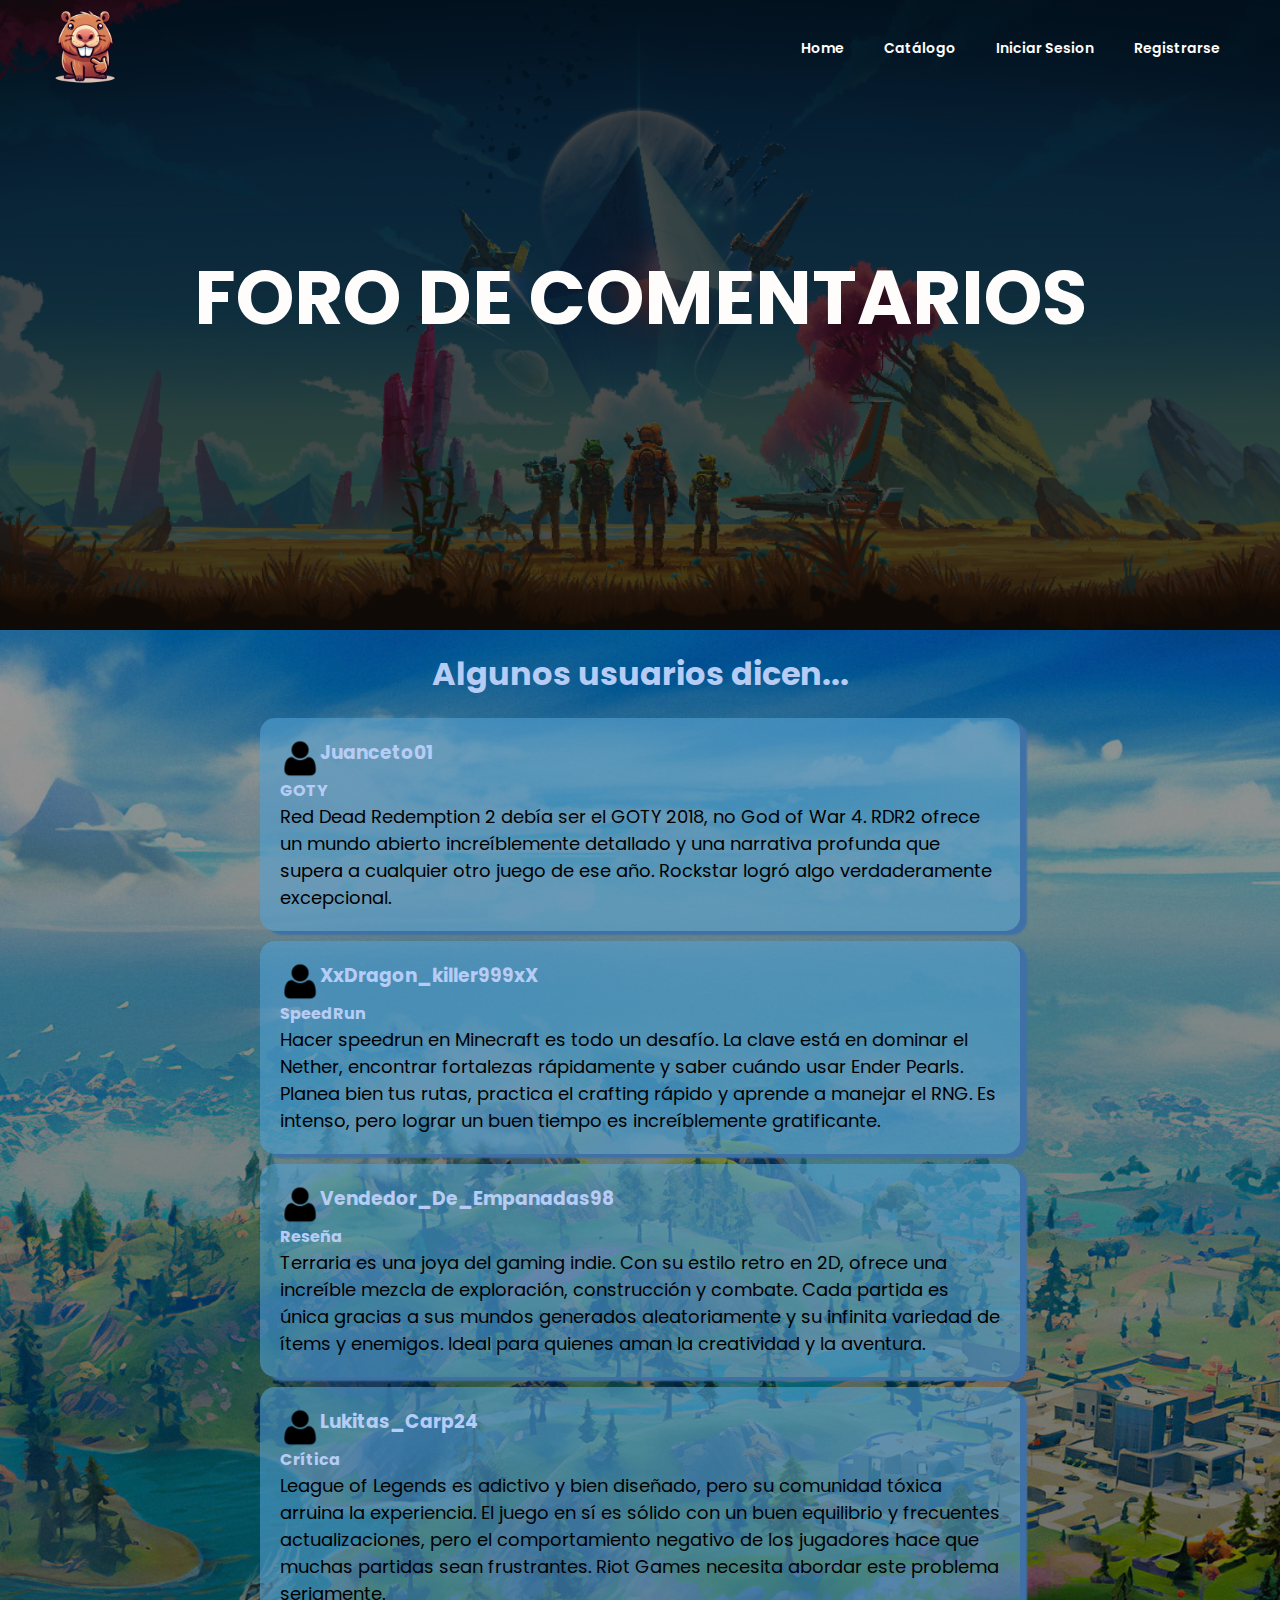
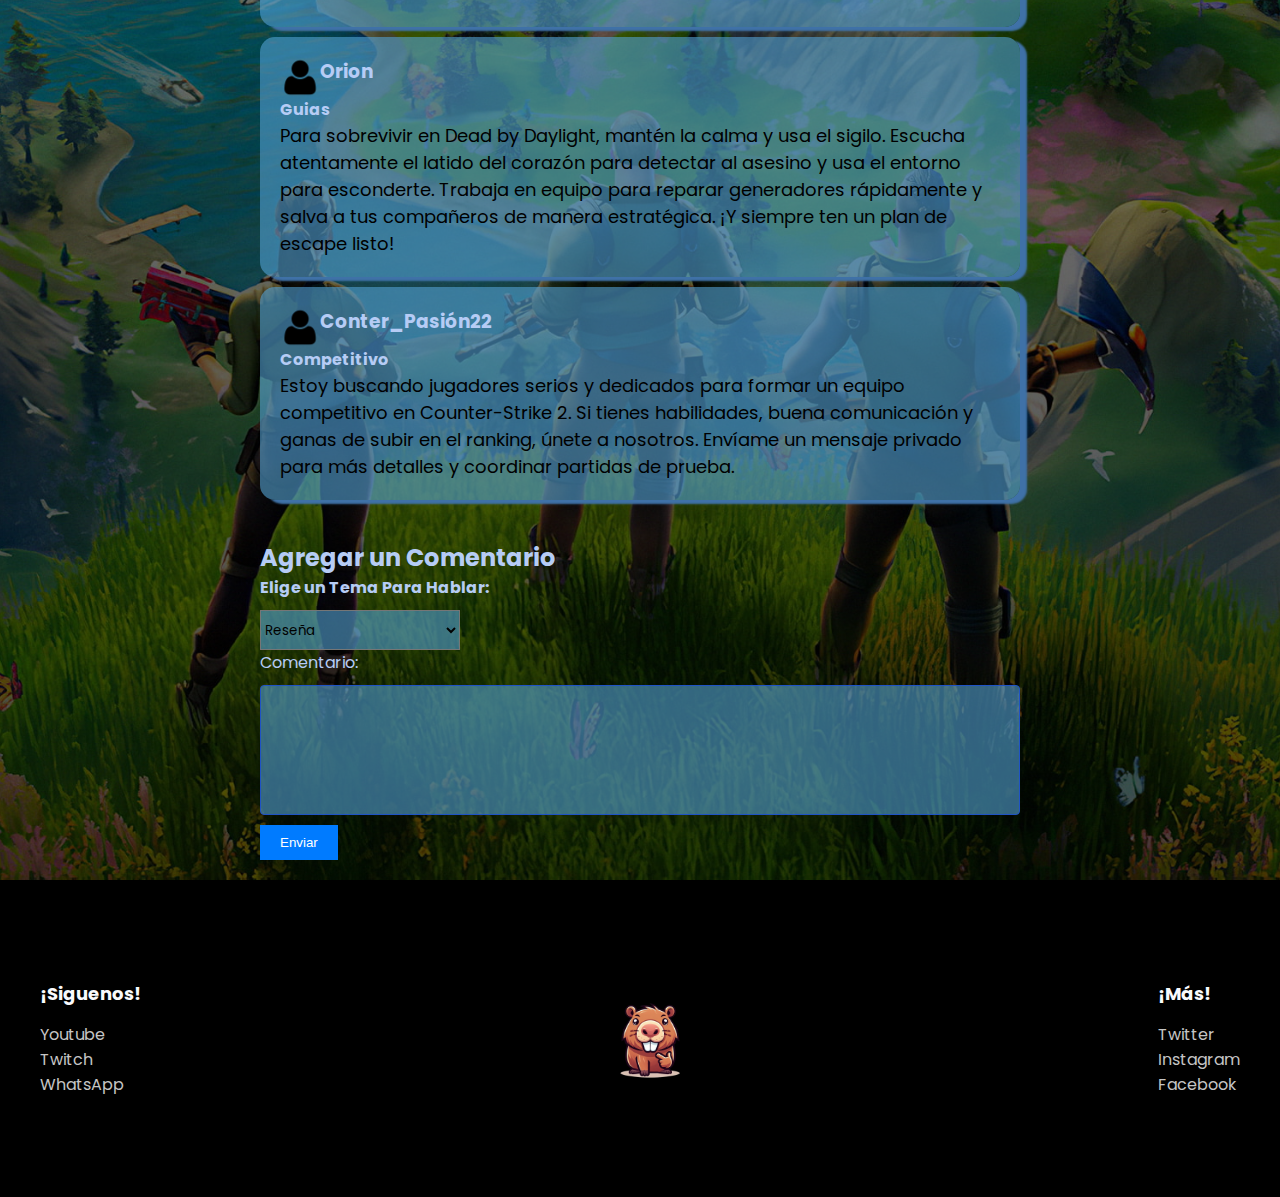
<file: foro.html>
<!DOCTYPE html>
<html lang="en">

<head>
    <meta charset="UTF-8">
    <meta name="viewport" content="width=device-width, initial-scale=1.0">
    <title>Foro</title>
    <link rel="stylesheet" href="style.css">
    <link rel="shortcut icon" href="images/en-pagina/Logo_Barra_Nav-removebg.png" type="image/x-icon">
</head>

<body>
    <header class="header-foro">
        <div class="menu container">
            <a href="index.html" class="logo rotate-360"><img src="images/en-pagina/Logo_Barra_Nav-removebg.png"
                    alt=""></a>
            <input type="checkbox" id="menu" /> <!-- Menu Hamburguesa-->
            <label for="menu">
                <img src="images/menu.png" class="menu-icono" alt="menu">
            </label>
            <nav class="navbar">
                <ul>
                    <li><a href="index.html">Home</a></li>
                    <li><a href="catalogo.html">Catálogo</a></li>
                    <li><a href="iniciar_sesion.html">Iniciar Sesion</a></li>
                    <li><a href="registro.html">Registrarse</a></li>
                </ul>
            </nav>
        </div>

        <div class="header-content container">
            <h1>Foro de Comentarios</h1>
        </div>
    </header>


    <div class="caja-comentarios ">
        <div class="container-foro">
            <h1>Algunos usuarios dicen...</h1>
            <div class="comments">
                
                    <div class="comment">
                        <div class="comment-1">
                            <img src="images/en-pagina/usuario foto.png" alt="Foto de Usuario 1">
                            <h3>Juanceto01</h3>
                        </div>
                        <h4>GOTY</h4>
                        <p>Red Dead Redemption 2 debía ser el GOTY 2018, no God of War 4. RDR2 ofrece un mundo abierto increíblemente detallado y una narrativa 
                            profunda que supera a cualquier otro juego de ese año. Rockstar logró algo verdaderamente excepcional.</p>
                    </div>

                    <div class="comment">
                        <div class="comment-1">
                            <img src="images/en-pagina/usuario foto.png" alt="Foto de Usuario 1">
                            <h3>XxDragon_killer999xX</h3>
                        </div>
                        <h4>SpeedRun</h4>
                        <p>Hacer speedrun en Minecraft es todo un desafío. La clave está en dominar el Nether, 
                            encontrar fortalezas rápidamente y saber cuándo usar Ender Pearls. Planea bien tus rutas, practica
                             el crafting rápido y aprende a manejar el RNG. Es intenso, pero lograr un buen tiempo es 
                             increíblemente gratificante.</p>
                    </div>
                    <div class="comment">
                        <div class="comment-1">
                            <img src="images/en-pagina/usuario foto.png" alt="Foto de Usuario 1">
                            <h3>Vendedor_De_Empanadas98</h3>
                        </div>
                        <h4>Reseña</h4>
                        <p>Terraria es una joya del gaming indie. Con su estilo retro en 2D, ofrece una increíble 
                            mezcla de exploración, construcción y combate. Cada partida es única gracias a sus mundos generados 
                            aleatoriamente y su infinita variedad de ítems y enemigos. 
                            Ideal para quienes aman la creatividad y la aventura.</p>
                    </div>
                    <div class="comment">
                        <div class="comment-1">
                            <img src="images/en-pagina/usuario foto.png" alt="Foto de Usuario 1">
                            <h3>Lukitas_Carp24</h3>
                        </div>
                        <h4>Crítica</h4>
                        <p>League of Legends es adictivo y bien diseñado, pero su comunidad tóxica arruina 
                            la experiencia. El juego en sí es sólido con un buen equilibrio y frecuentes 
                            actualizaciones, pero el comportamiento negativo
                             de los jugadores hace que muchas partidas sean frustrantes. Riot Games 
                             necesita abordar este problema seriamente.</p>
                    </div>
                    <div class="comment">
                        <div class="comment-1">
                            <img src="images/en-pagina/usuario foto.png" alt="Foto de Usuario 1">
                            <h3>Orion</h3>
                        </div>
                        <h4>Guias</h4>
                        <p>Para sobrevivir en Dead by Daylight, mantén la calma y usa el sigilo. 
                            Escucha atentamente el latido del corazón para detectar al asesino y 
                            usa el entorno para esconderte. Trabaja en equipo para reparar generadores 
                            rápidamente y salva a tus compañeros de manera estratégica. ¡Y siempre ten 
                            un plan de escape listo!</p>
                    </div>
                    <div class="comment">
                        <div class="comment-1">
                            <img src="images/en-pagina/usuario foto.png" alt="Foto de Usuario 1">
                            <h3>Conter_Pasión22</h3>
                        </div>
                        <h4>Competitivo</h4>
                        <p>Estoy buscando jugadores serios y dedicados para formar un equipo competitivo en Counter-Strike 2. 
                            Si tienes habilidades, buena comunicación y ganas de 
                            subir en el ranking, únete a nosotros. Envíame un mensaje privado 
                            para más detalles y coordinar partidas de prueba.</p>
                    </div>
            
            </div>

            <div class="new-comment container">
                <h2>Agregar un Comentario</h2>
                <form action="#">
                    <label for="opciones">
                        <h4>Elige un Tema Para Hablar:</h4>
                    </label>
                    <select id="opciones" name="opciones">
                        <option value="opcion1">Reseña</option>
                        <option value="opcion2">Guias</option>
                        <option value="opcion3">Juego del Año (GOTY)</option>
                        <option value="opcion3">SpeedRun</option>
                        <option value="opcion3">Competitivo</option>
                        <option value="opcion3">Crítica</option>
                        <option value="opcion4">Otro</option>
                        <!-- Puedes agregar más opciones aquí -->
                    </select>

                    <label for="comment">Comentario:</label>
                    <textarea id="comment" name="comment" rows="4" class="controls" required></textarea>
                    <button type="submit">Enviar</button>
                </form>
            </div>
            <!-- Otros comentarios aquí -->
        </div>

    </div>



    <footer class="footer">

        <div class="footer-content container">

            <div class="link">
                <h3>¡Siguenos!</h3>
                <ul>
                    <li><a href="https://www.youtube.com/" target="_blank">Youtube</a></li>
                    <li><a href="https://www.twitch.tv/" target="_blank">Twitch</a></li>
                    <li><a href="https://web.whatsapp.com/" target="_blank">WhatsApp</a></li>
                </ul>
            </div>
            <div class="link">
                <h3></h3>
                <ul>
                    <li class="rotate-360"><a href="#top" class="logo"><img src="images/en-pagina/Logo_Barra_Nav-removebg.png"
                                alt=""></a></li>

                </ul>
            </div>
            <div class="link">
                <h3>¡Más!</h3>
                <ul>
                    <li><a href="https://twitter.com/" target="_blank">Twitter</a></li>
                    <li><a href="https://www.instagram.com/" target="_blank">Instagram</a></li>
                    <li><a href="https://www.facebook.com/" target="_blank">Facebook</a></li>
                </ul>
            </div>
        </div>

    </footer>
</body>

</html>
</file>
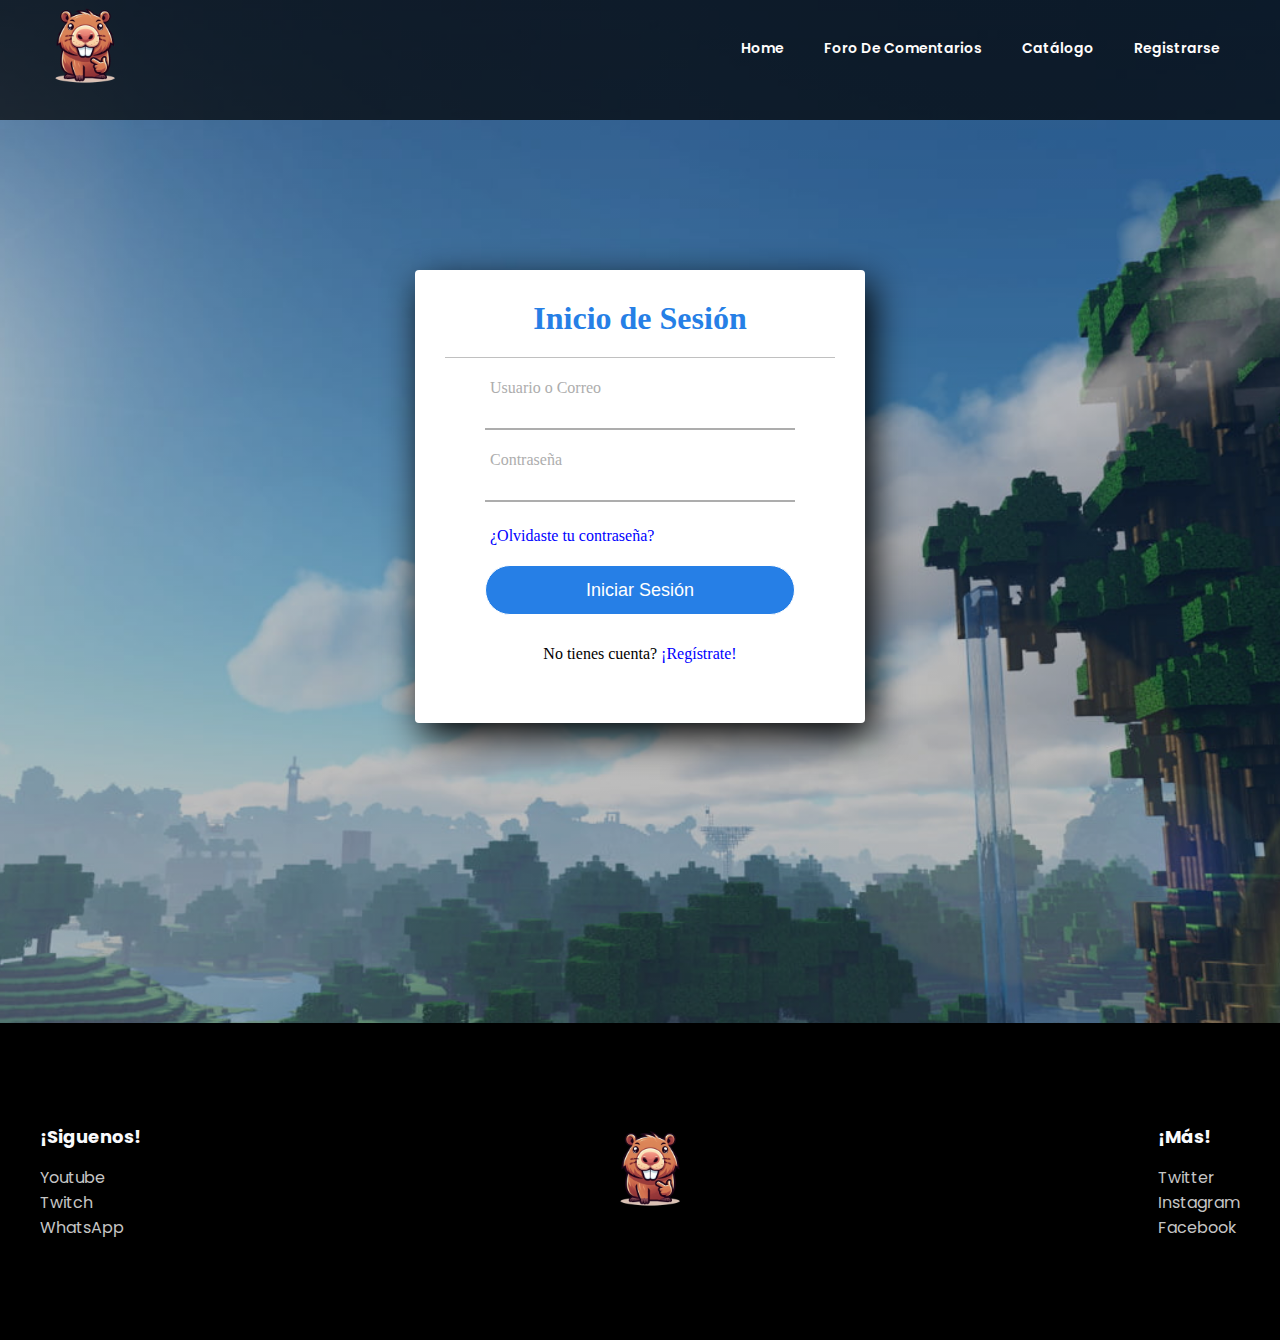
<file: iniciar_sesion.html>
<!DOCTYPE html>
<html lang="es">

<head>
    <meta charset="UTF-8">
    <meta http-equiv="X-UA-Compatible" content="IE=edge">
    <meta name="viewport" content="width=device-width, initial-scale=1.0">
    <title>Bienvenido!</title>
    <link rel="stylesheet" href="style.css">
    <link rel="shortcut icon" href="images/en-pagina/Logo_Barra_Nav-removebg.png" type="image/x-icon">
</head>

<body class="registro-inicio">
    <header class="header-iniciar_sesion">
        <div class="menu container">
            <a href="index.html" class="logo rotate-360"><img src="images/en-pagina/Logo_Barra_Nav-removebg.png" alt=""></a>
            <input type="checkbox" id="menu" /> <!-- Menu Hamburguesa-->
            <label for="menu">
                <img src="images/menu.png" class="menu-icono" alt="menu">
            </label>
            <nav class="navbar">
                <ul>
                    <li><a href="index.html">Home</a></li>
                    <li><a href="foro.html">Foro De Comentarios</a></li>
                    <li><a href="catalogo.html">Catálogo</a></li>
                    <li><a href="registro.html">Registrarse</a></li>
                </ul>
            </nav>
        </div>

    </header>

    <main class="inicio-1">
    
        <div class="formulario">
            <h1>Inicio de Sesión</h1>
            <form id="loginForm" action="index.html">
                <div class="username">
                    <input type="text" name="usuario" required>
                    <label>Usuario o Correo</label>
                </div>
                <div class="username">
                    <input type="password" name="contrasena" required>
                    <label>Contraseña</label>
                </div>
                <div class="recordar">¿Olvidaste tu contraseña?</div>
                <input type="submit" value="Iniciar Sesión" class="shake">
                <div class="registrarse">
                    No tienes cuenta? <a href="registro.html">¡Regístrate!</a>
                </div>
            </form>
        </div>
        

    </main>

    <footer class="footer">

        <div class="footer-content container">

            <div class="link">
                <h3>¡Siguenos!</h3>
                <ul>
                    <li><a href="https://www.youtube.com/" target="_blank">Youtube</a></li>
                    <li><a href="https://www.twitch.tv/" target="_blank">Twitch</a></li>
                    <li><a href="https://web.whatsapp.com/" target="_blank">WhatsApp</a></li>
                </ul>
            </div>
            <div class="link">

                <ul>
                    <li class="rotate-360"><a href="#top" class="logo"><img src="images/en-pagina/Logo_Barra_Nav-removebg.png" alt=""></a>
                    </li>

                </ul>
            </div>
            <div class="link">
                <h3>¡Más!</h3>
                <ul>
                    <li><a href="https://twitter.com/" target="_blank">Twitter</a></li>
                    <li><a href="https://www.instagram.com/" target="_blank">Instagram</a></li>
                    <li><a href="https://www.facebook.com/" target="_blank">Facebook</a></li>
                </ul>
            </div>
        </div>

    </footer>

    <body>
        <html>
</file>
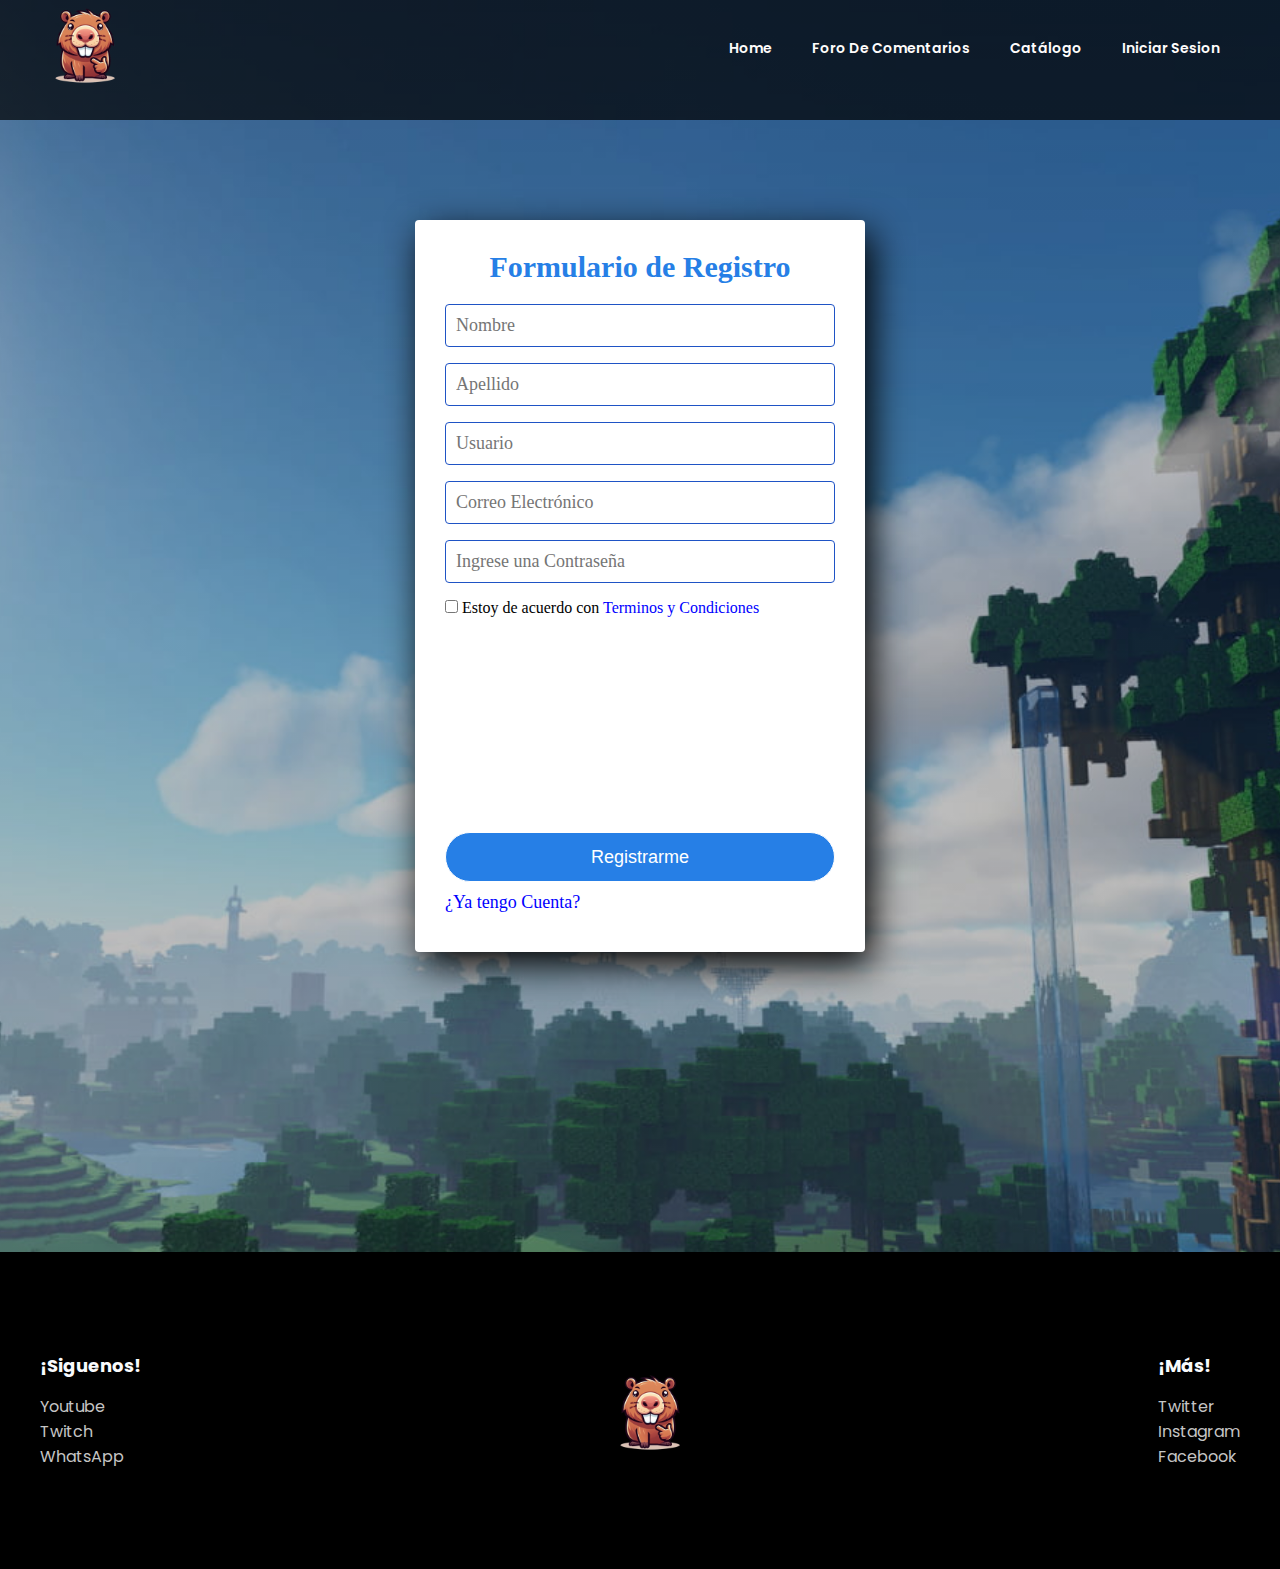
<file: registro.html>
<!DOCTYPE html>
<html lang="en">
<head>
  <meta charset="UTF-8">
  <meta name="viewport" content="width=device-width, initial-scale=1.0">
  <meta http-equiv="X-UA-Compatible" content="ie=edge">
  <link rel="stylesheet" href="style.css">
  <link rel="shortcut icon" href="images/en-pagina/Logo_Barra_Nav-removebg.png" type="image/x-icon">
  <title>Formulario registro</title>

</head>
<body class="registro-inicio">
    
  <header class="header-registro">
    <div class="menu container">
        <a href="index.html" class="logo rotate-360"><img src="images/en-pagina/Logo_Barra_Nav-removebg.png" alt=""></a>
        <input type="checkbox" id="menu" />  <!-- Menu Hamburguesa-->
        <label for="menu">
            <img src="images/menu.png" class="menu-icono" alt="menu">
        </label>
        <nav class="navbar">
            <ul>
                <li><a href="index.html">Home</a></li>
                <li><a href="foro.html">Foro De Comentarios</a></li>
                <li><a href="catalogo.html">Catálogo</a></li>
                <li><a href="iniciar_sesion.html">Iniciar Sesion</a></li>
            </ul>
        </nav>
    </div>

</header>

<!-- Arranca el formulario -->
<sectionc class="inicio-1"></section>
    <main class="inicio-1">
        <section class="form-register">
            <h2>Formulario de Registro</h2>
            
            <form id="registroForm">
            <input class="controls" type="text"  name="nombres" id="nombres" placeholder="Nombre">
            <input class="controls" type="text"  name="apellidos" id="apellidos" placeholder="Apellido">
            <input class="controls" type="text"  name="usuario" id="usuario" placeholder="Usuario">
            <input class="controls" type="email"  name="correo" id="correo" placeholder="Correo Electrónico">
            <input class="controls" type="password"  name="contraseña" id="contraseña" placeholder="Ingrese una Contraseña">
            
            <input type="checkbox" required> 
            <label for="checkbox">Estoy de acuerdo con <a href="#">Terminos y Condiciones</a></label>
            <p class="warnings" id="warnings"></p>
            <p class="exito" id="exito"></p>
            <input class="botons shake" type="submit" value="Registrarme">
            
            <p><a href="iniciar_sesion.html">¿Ya tengo Cuenta?</a></p>
            </form>
        </section>
    </main>
<!-- Termina el formulario -->

<script src="script.js"></script>

<footer class="footer">

  <div class="footer-content container"> 

      <div class="link">
          <h3>¡Siguenos!</h3>
          <ul>
              <li><a href="https://www.youtube.com/" target="_blank">Youtube</a></li>
              <li><a href="https://www.twitch.tv/" target="_blank" >Twitch</a></li>
              <li><a href="https://web.whatsapp.com/" target="_blank" >WhatsApp</a></li>
          </ul>
      </div>
      <div class="link">
          <h3></h3>
          <ul>
              <li class="rotate-360"><a href="#top" class="logo"><img src="images/en-pagina/Logo_Barra_Nav-removebg.png" alt=""></a></li>
              
          </ul>
      </div>
      <div class="link">
          <h3>¡Más!</h3>
          <ul>
              <li><a href="https://twitter.com/" target="_blank">Twitter</a></li>
              <li><a href="https://www.instagram.com/" target="_blank">Instagram</a></li>
              <li><a href="https://www.facebook.com/" target="_blank">Facebook</a></li>
          </ul>
      </div>
  </div>

</footer>

</body>
</html>
</file>
<file: style.css>
@import url('https://fonts.googleapis.com/css2?family=Poppins:wght@400;500;600;700;800&display=swap');

* {
    margin: 0;
    padding: 0;
    box-sizing: border-box;
    text-decoration: none;
    list-style: none;
}

body {
    font-family: "Poppins", sans-serif;
    background: radial-gradient(circle, rgba(84, 161, 212), transparent);
}

.container {
    max-Width: 1200px;
    margin: 0 auto;
    /*centrar el contenido de los containers*/
}


/*Inicio de barra nav*/
.header {
    background: linear-gradient(rgba(0, 0, 0, 0.7),
            rgba(0, 0, 0, 0.7)),
        url(images/en-pagina/sekiro.jpg) center bottom no-repeat;
    background-size: cover;
    min-height: 70vh;
    display: flex;
    align-items: center;
    /*depende la imagen puede sobre pasar el gradient*/
}

.header-foro {
    background: linear-gradient(rgba(0, 0, 0, 0.7),
            rgba(0, 0, 0, 0.7)),
        url(images/en-pagina/no-mans-sky-foro.jpg) center bottom no-repeat;
    background-size: cover;
    min-height: 70vh;
    display: flex;
    align-items: center;
    /*depende la imagen puede sobre pasar el gradient*/
}

.header-catalogo {
    background: linear-gradient(rgba(0, 0, 0, 0.7),
            rgba(0, 0, 0, 0.7)),
        url(images/en-pagina/doom-catalogo.jpg) center center no-repeat;
    background-size: cover;
    min-height: 70vh;
    display: flex;
    align-items: center;
    /*depende la imagen puede sobre pasar el gradient*/
}

.header-registro {
    background: linear-gradient(rgba(0, 0, 0, 0.7),
            rgba(0, 0, 0, 0.7));
    min-height: 120px;
    /*depende la imagen puede sobre pasar el gradient*/
}

.header-iniciar_sesion{
    background: linear-gradient(rgba(0, 0, 0, 0.7),
            rgba(0, 0, 0, 0.7));
    background-size: cover;
    min-height: 120px;
    /*depende la imagen puede sobre pasar el gradient*/
}

.menu {
    position: absolute;
    top: 0;
    left: 0;
    right: 0;
    display: flex;
    align-items: center;
    justify-content: space-between;
}

.logo img {
    width: 90px;
}

.menu .navbar ul li {
    position: relative;
    float: left;
}

.menu .navbar ul li a {
    font-size: 14px;
    padding: 20px;
    color: #fffdfc;
    display: block;
    font-weight: 600;
}

.menu .navbar ul li a:hover {
    color: #267ae7;
}

#menu {
    display: none;
}

.menu-icono {
    width: 25px;
}

.menu label {
    cursor: pointer;
    display: none;
}

/*Fin de la barra nav*/

/*aca el resto del header :D*/

.header-content {
    text-align: center;
}

.header-content h1 {
    font-size: 75px;
    line-height: 80px;
    /*altura de la letra*/
    color: #fffdfc;
    text-transform: uppercase;
    /*poner a mayus el titulo*/
    margin-bottom: 35px;
}

.header-content p {
    font-size: 16px;
    color: #c5c5c5;
    /*color parrafo*/
    padding: 0 250px;
    margin-bottom: 25px;
}

/*aca el termino del header*/

/*INICIO DE fotos y descripciones */

.general {
    /*hay dos generales, cada uno con dos container para hacerlos flex*/
    display: flex;
}

/*en total son 4 containers apilados*/

.general h2 {
    font-size: 30px;
    line-height: 55px;
    color: #323337;
    text-transform: uppercase;
    margin-bottom: 20px;

}

.general p {
    font-size: 16px;
    color: #414247;
    margin: 25px 0 45px 0;
}

.general-1 {
    width: 50%;
    padding: 100px 250px 100px 100px;
}

.general-2 {
    background: linear-gradient(rgba(0, 0, 0, 0.3),
            rgba(0, 0, 0, 0.3)),
        url(./images/en-pagina/foto_banner_inicio.jpg) center center no-repeat;
    background-size: cover;
    width: 50%;
}

.general-3 {
    background: linear-gradient(rgba(0, 0, 0, 0.2),
            rgba(0, 0, 0, 0.2)),
        url(./images/en-pagina/cyberpunk.jpeg) center center no-repeat;
    background-size: cover;
    width: 50%;
}

/*Fin DE fotos y descripciones */


/*Inicio de Botones*/
.btn-1 {
    display: inline-block;
    /*para aplicar margin y padding pq es un enlace*/
    padding: 11px 35px;
    background-color: #185bc0;
    color: #f8f8f8;
    text-transform: uppercase;
    /*a mayus todos los btn 1*/
    border-radius: 9px;
}

.btn-1:hover {
    background-color: rgb(21, 56, 211);
    color: black
}

.btn-2 {
    display: inline-block;
    /*para aplicar margin y padding pq es un enlace*/
    padding: 11px 35px;
    background-color: #090ddf;
    color: #f4f4fc;
    text-transform: uppercase;
    /*a mayus todos los btn 1*/
    border-radius: 9px;
}

.btn-2:hover {
    background-color: rgb(0, 0, 0);
    color: rgb(255, 255, 255)
}

/*Fin de Botones*/


/*Inicio de catalogo*/
.juegos-semanales {
    padding: 100px 0;
    background: linear-gradient(rgba(0, 0, 0, 0.7),
            rgba(0, 0, 0, 0.7)),
        url(images/en-pagina/minecraft-topsemana.jpg) center bottom no-repeat;
    background-size: cover;
    position: relative;
}

.juegos-content {
    text-align: center;
}
.juegos-content a {
    margin-top: 15px ;
}

.juegos-content h2 {
    font-size: 55px;
    line-height: 70px;
    /*altura de letra*/
    color: #e7e9ee;
    text-transform: uppercase;
    padding: 0 250;
    margin-bottom: 15px;
}

.txt-p {
    font-size: 16px;
    color: #e7e9ee;
    padding: 0 250;
    margin-bottom: 35px;
}

.juegos-group {
    display: flex;
    justify-content: space-between;
    margin-bottom: 50px;
}

.juegos-1 {
    padding: 0px 25px;
    background: linear-gradient(rgba(255, 255, 255, 0.5),
            rgba(182, 182, 182, 0.5));
}

.juegos-1 img {
    /*cada una de las tarjetas*/
    width: 200px;
    height: 150px;
    margin-top: 30px;
    border-radius: 15px;
}

.juegos-img {
    position: absolute;
    top: 0;
    right: 0;
    opacity: 0.7;
}

.juegos-1 h3 {
    color: #323337;
    font-size: 20px;
    margin-bottom: 15px;
    /*le dejo mas margin por si se expande*/
}

.juegos-1 p {
    font-size: 16px;
    margin-bottom: 20px;
}

/*Fin de catalogo*/

/* Inicio  catalogo/galeria de juegos Proximamente */

.gallery {
    display: grid;
    gap: 20px;
    background: linear-gradient(rgba(0, 0, 0, 0.7),
            rgba(0, 0, 0, 0.7)),
        url(images/en-pagina/doom-catalogo-borroso.jpg) center bottom no-repeat;
    background-size: cover;
    padding: 20px;

}

.gallery-row {
    display: grid;
    grid-template-columns: repeat(5, 1fr);
    gap: 20px;
}

.image {
    position: relative;
    overflow: hidden;
    margin-top: 15px;
}

.image img {
    width: 100%;
    height: auto;
    transition: transform 0.3s ease;
}

.image:hover img {
    transform: scale(1.1);
}

.image:before {
    content: '';
    position: absolute;
    top: 0;
    left: 0;
    right: 0;
    bottom: 0;
    background: rgba(0, 0, 0, 0.5);
    opacity: 0;
    transition: opacity 0.3s ease;
}

.image:hover:before {
    opacity: 1;
}

.image:hover:before,
.image:hover:after {
    cursor: pointer;
}

.image:after {
    content: 'Proximamente';
    position: absolute;
    top: 50%;
    left: 50%;
    transform: translate(-50%, -50%);
    color: #fff;
    font-size: 1rem;
    font-weight: bold;
    font-family: "Poppins", sans-serif;
    opacity: 0;
    transition: opacity 0.3s ease;
    text-shadow: 2px 2px 4px rgba(0, 0, 0, 0.705);
}


.image:hover:after {
    opacity: 1;
}

/* Fin catatlogo/galeria de juegos Proximamente */

/* Inicio catalogo gta*/
.galeria {
    display: grid;
    gap: 20px;
    background: linear-gradient(rgba(0, 0, 0, 0.7),
            rgba(0, 0, 0, 0.7)),
        url(images/en-pagina/doom-catalogo-borroso.jpg) center bottom no-repeat;
    background-size: cover;
    padding: 20px;

}

.galeria-row {
    display: grid;
    grid-template-columns: repeat(7, 1fr);
    gap: 20px;
}

.image_gta {
    position: relative;
    overflow: hidden;
    margin-top: 15px;
}

.image_gta img {
    width: 100%;
    height: 100%;
    transition: transform 0.3s ease;
}

.image_gta:hover img {
    transform: scale(1.1);
}

.image_gta:before {
    content: '';
    position: absolute;
    top: 0;
    left: 0;
    right: 0;
    bottom: 0;
    background: rgba(0, 0, 0, 0.5);
    opacity: 0;
    transition: opacity 0.3s ease;
}

.image_gta:hover:before {
    opacity: 1;
}

.image_gta:hover:before,
.image_gta:hover:after {
    cursor: pointer;
}

.image_gta:after {
    position: absolute;
    top: 50%;
    left: 50%;
    transform: translate(-50%, -50%);
    color: #fff;
    font-size: 20px;
    font-weight: bold;
    font-family: "Poppins", sans-serif;
    opacity: 0;
    transition: opacity 0.3s ease;
    text-shadow: 2px 2px 4px rgba(0, 0, 0, 0.705);
}

.image_gta:hover:after {
    opacity: 1;
}

/* Fin catalogo gta*/

/*Inicio de SERVICIOS*/
.servicios {
    background: linear-gradient(rgba(0, 0, 0, 0.7),
            rgba(0, 0, 0, 0.7)),
        url(images/en-pagina/darksouls.jpg) center center no-repeat;
    background-size: cover;
    background-attachment: fixed;
}

.servicios-content {
    text-align: center;
}

.servicios-content h2 {
    font-size: 55px;
    line-height: 70px;
    color: #f9fafc;
    text-transform: uppercase;
    margin-bottom: 50px;
}

.servicios-content p {
    font-size: 16px;
    color: #c5c5c5;
    margin-bottom: 50px;
}

.servicios-content a {
    font-size: 16px;
    margin-bottom: 50px;
}

.servicios-group {
    display: flex;
    justify-content: space-between;
    margin-bottom: 50px;
}

.servicios-1 {
    /*cada contenedor de cada imagen*/
    padding: 0 100px;
}

.servicios-1 img {
    width: 65px;
    margin-bottom: 15px;
}

.servicios-1 h3 {
    color: #eaccb3;
    font-size: 18px;
}

/*Fin de SERVICIOS*/





/*ACA Inicia el Blog*/
.blog {
    padding: 100px 0;
    text-align: center;
}

.blog h2{
    margin-bottom: 35px;
}

.blog-content {
    display: flex;
    background: linear-gradient(
        rgba(84, 161, 212), rgb(159, 209, 241));
    border-radius: 7px;
}

.blog-1 {
    padding: 15px 55px;
    
}

.blog-1 iframe {
    width: 390px;
    height: 315px; 
    border-radius: 15px;
    margin-bottom: 15px;
    margin-top: 10px;
}

.blog-1 h3 {
    font-size: 25px;
    color: #323337;
}

.blog-1 p {
    color: #323337;
    margin-bottom: 35px;
}

.blog-1 a{
    margin-bottom: 15px;
}

/*Fin del Blog*/


/*Inicia el FOOTER*/

.footer {
    padding: 100px 0;
    background-color: #000000;
}

.footer-content {
    display: flex;
    justify-content: space-between;
}

.link h3 {
    font-size: 18px;
    color: #f9fafc;
    margin-bottom: 15px;
}

.link a {
    font-size: 16px;
    color: #c5c5c5;
    margin-bottom: 15px;
}

/*Termina el FOOTER jeje*/

/*MediaQuerys*/

@media(max-width: 991px) {

    /*inicia el header*/
    .menu {
        padding: 30px;
    }

    .menu label {
        display: initial;
    }

    .menu .navbar {
        position: absolute;
        top: 100px;
        left: 0;
        right: 0;
        background-color: #185bc02f;
        display: none;
    }

    .menu .navbar ul li {
        width: 100%;
    }

    #menu:checked~.navbar {
        display: initial;
    }

    /*termina el nav*/

    .header-content {
        padding: 100px 30px;

    }

    .header-content p {
        padding: 0;
    }

    /*fin del header*/


    /*empieza el catalogo*/
    .juegos-semanales {
        padding: 30px;
    }

    .juegos-content h2 {
        padding: 0px;
    }

    .txt-p {
        padding: 0;
    }

    .juegos-group {
        flex-direction: column;
        margin-bottom: 0;
    }

    .juegos-img {
        display: none;
    }

    /*finaliza el catalogo*/

    /*empieza el servicio*/
    .servicios {
        padding: 30px;
    }

    .servicios-content p {
        padding: 0px;
    }

    .servicios-group {
        flex-direction: column;
        margin-bottom: 0;
    }

    .servicios-1 {
        margin-bottom: 25px;
    }

    /*finaliza el servicio*/

    /*empienzan las fotos con descripcion*/
    .general {
        flex-direction: column;
    }

    .general-1 {
        width: 100%;
        padding: 30px;
        text-align: center;
    }

    .general-2,
    .general-3 {
        display: none;
    }

    /*terminan las fotos con descripcion*/
    .blog {
        padding: 30px;
    }

    .blog-content {
        flex-direction: column;
    }

    .blog-1 {
        padding: 0;
    }

    /*inicia el FOOTER*/
    .footer {
        padding: 30px;
    }

    .footer-content {
        flex-direction: column;
        text-align: center;
    }
}

.registro {
    margin-block: 50px;
    text-align: center;

}

@media(max-width: 570px) /*991*/ {
    /*inicia el header*/
     .header h1{
        font-size: 40px;
    }
    .header-foro h1{
        font-size: 40px;
    }
    .header-catalogo h1{
        font-size: 40px;
    }
    .blog-1 iframe{
        width: auto;
    }
    .servicios-content h2{
        font-size: 20px;
    }
    .form-register{ /*del registro*/
        max-width: 280px;
    }
    .warnings{
        max-width: 250px;
        padding: 5px;
    }
}



/*FORO DE COMENTARIOS*/
.container-foro {
    max-width: 800px;
    margin: 0 auto;
    padding: 20px;
    
  }

.caja-comentarios{
    background: linear-gradient(rgba(0, 0, 0, 0.4),
            rgba(0, 0, 0, 0.7)),
        url(images/en-pagina/fortnite-foro.jpg) center bottom no-repeat;
    background-size: cover;
    min-height: 70vh;
    display: flex;
    align-items: center;
}
.comment-1{
    display: flex;
   justify-content: start;
}

.comment-1 img{
    width: 40px;
}
  h1 {
    text-align: center;
    color: #b6ccf5;
  }
  
  .comments {
    margin-top: 20px;
  }
  
  .comment {
    background-color: rgba(84, 161, 212, 0.6); 
    padding: 20px;
    margin-bottom: 10px;
    border-radius: 15px;
    box-shadow: #3f71a7 7px 4px 2px;
  }

  .comment p{
    font-size: 18px;
  }
  
  .comment h3 {
    margin: 0 0 5px 0;
    color: #b6ccf5;
  }
  
  .new-comment h2,h4,label{
    color: #b6ccf5;
  }


  /*agregar comentario*/
  .new-comment {
    margin-top: 40px;
  }
  .new-comment select{
    width: 200px;
    height: 40px;
    background-color: rgba(84, 161, 212, 0.6);
    font-family: "Poppins", sans-serif;
  }
  .new-comment label,
  .new-comment textarea,
  .new-comment input[type="text"] {
    display: block;
    margin-bottom: 10px;
    width: 100%;
  }
  
  .new-comment textarea {
    resize: none;
    background-color: rgba(84, 161, 212, 0.6);
    font-family: "Poppins", sans-serif;

  }
  
  .new-comment button {
    background-color: #007bff;
    color: #fff;
    border: none;
    padding: 10px 20px;
    cursor: pointer;
  }
  
  .new-comment button:hover {
    background-color: #0056b3;

  }
/*FIN DE FORO DE COMENTARIOS*/


/*-----------------------------------------------------------------*/
/*registro inicio*/
.form-register {
    width: 450px;
    background: white;
    padding: 30px;
    margin: auto;
    margin-top: 100px;
    border-radius: 4px;
    font-family: 'calibri';
    color: black;
    box-shadow: 7px 13px 37px #000;
    
    
  }
  
  .form-register h2 {
    font-size: 30px;
    margin-bottom: 20px;
    text-align: center;
    color: #267fe6;
  }
  
  .controls {
    width: 100%;
    background: white;
    padding: 10px;
    border-radius: 4px;
    margin-bottom: 16px;
    border: 1px solid #1f53c5;
    font-family: 'calibri';
    font-size: 18px;
    color: black;
  }
  
  .form-register p {
    height: 40px;
    font-size: 18px;
    line-height: 40px;
  }
  
  .form-register a {
    color: blue;
    text-decoration: none;
  }
  
  .form-register a:hover {
    color: black;
    text-decoration: underline;
  }
  
  .form-register .botons {
    margin-top: 25px;
    width: 100%;
    height: 50px;
    border: 1px solid;
    background: #267fe6;
    border-radius: 25px;
    font-size: 18px;
    color: white;
    cursor: pointer;
    outline: none;
}

.form-register label[for="checkbox"] {
    color: #000;
    font-family: 'calibri';
}

.warnings {
  width: 400px; 
  text-align: center;
  margin: auto;
  color: red;
  font-size: 0.9em;
  padding-bottom: 150px;
}

.exito{ 
  text-align: center;
  margin: auto;
  color: rgb(27, 98, 230);
  font-size: 0.9em;
}

/*-----------------------------------------------------------------*/
/*registro final*/


/*----------------------------------------------------------------*/
/*INICIAR SESION*/
.inicio-1{
    min-height: 50vh;
    margin-bottom: 300px;
}

.registro-inicio{  /*contenedor de ambos formularioos*/
    background: linear-gradient(rgba(0, 0, 0, 0.2),
            rgba(0, 0, 0, 0.3)),
        url(images/en-pagina/minecraft-fondo-registro-inicio.jpg) center center no-repeat;
    background-size: cover;
}

.formulario{
    width: 450px;
    background: white;
    padding: 30px;
    margin: auto;
    margin-top: 150px;
    margin-bottom: 100px;
    border-radius: 4px;
    font-family: 'calibri';
    color: black;
    box-shadow: 7px 13px 37px #000;
}

.formulario h1{
    text-align: center;
    padding: 0 0 20px 0;
    border-bottom: 1px solid silver;
    color: #267fe6;
}

.formulario form{
    padding: 0 40px;
    box-sizing: border-box;
}

form .username{
    position: relative;
    border-bottom: 2px solid #adadad;
    margin: 30px 0;
}

.username input{
    width: 100%;
    padding: 0 5px;
    height: 40px;
    font-size: 16 px;
    border: none;
    background:none ;
    outline: none;
}

.username label{
    position: absolute;
    top: 0%;
    left: 5px;
    color: #adadad;
    transform: translateY(-50%);
    font-size: 16px;
    pointer-events: none;
    transition: .5s;
}


.username input:focus ~ label,
.username input:focus ~ label   {  /*cuando haces click en el campo*/
    top: -5px;
    color: #267fe6;
}

.username input:focus ~ span::before,
.username input:focus ~ span::before   {
    width: 100%;
}

.recordar{
    margin: -5px 0 20px 5px;
    color: blue;
    cursor: pointer;
}

.recordar:hover {
    text-decoration: underline;
}

input[type="submit"]{
    width: 100%;
    height: 50px;
    border: 1px solid;
    background: #267fe6;
    border-radius: 25px;
    font-size: 18px;
    color: white;
    cursor: pointer;
    outline: none;
}

input[type="submit"]:hover{
    border-color: rgb(66, 63, 226);
    transition: .5s;
}

.registrarse{
margin: 30px 0;
text-align: center;
font-size: 16px;
color: black;
}

.registrarse a{
    color: blue;
    text-decoration: none;
}

.registrarse a:hover {
    text-decoration: underline;
}



/*animacion para navbar y footer*/

.rotate-360{
    transition: .5s, color .10s;
        -webkit-transition: .5s, color .10s;
        -moz-transition: .5s, color .10s;
}
.rotate-360:hover{
    transform: rotateZ(360deg);
        -webkit-transform: rotateZ(360deg);
        -moz-transform: rotateZ(360deg);
}

/**/
.surprise:hover{
    animation-name: surprise;
        -webkit-animation-name: surprise;
        -moz-animation-name: surprise;
    animation-duration: .8s;
        -webkit-animation-duration: .8s;
        -moz-animation-duration: .8s;
}
/**/
    @keyframes surprise
    {
        0% {transform: rotate(0deg) scale(1,1);;}
        10% {transform: rotate(7deg) scale(2,2);}
        20% {transform: rotate(-7deg) scale(2,2);}
        30% {transform: rotate(7deg) scale(2,2);}
        40% {transform: rotate(-7deg) scale(2,2);}
        50% {transform: rotate(7deg) scale(2,2);}
        60% {transform: rotate(-7deg) scale(2,2);}
        70% {transform: rotate(7deg) scale(2,2);}
        80% {transform: rotate(-7deg) scale(2,2);}
        90% {transform: rotate(7deg) scale(2,2);}
        100% {transform: rotate(0deg) scale(1,1);}
    }
              
            
/**/
.shake:hover{
    animation-name: shake;
        -webkit-animation-name: shake;
        -moz-animation-name: shake;
    animation-duration: 1s;
        -webkit-animation-duration: 1s;
        -moz-animation-duration: 1s;
    animation-iteration-count: infinite;
        -webkit-animation-iteration-count: infinite;
        -moz-animation-iteration-count: infinite;
}

    @keyframes shake {
        0%  {transform: translate(1px, 1px) rotate(0deg);}
        10% {transform: translate(-1px, -2px) rotate(-1deg);}
        20% {transform: translate(-3px, 0px) rotate(1deg);}
        30% {transform: translate(3px, 2px) rotate(0deg);}
        40% {transform: translate(1px, -1px) rotate(1deg);}
        50% {transform: translate(-1px, 2px) rotate(-1deg);}
        60% {transform: translate(-3px, 1px) rotate(0deg);}
        70% {transform: translate(3px, 1px) rotate(-1deg);}
        80% {transform: translate(-1px, -1px) rotate(1deg);}
        90% {transform: translate(1px, 2px) rotate(0deg);}
        100% {transform: translate(1px, -2px) rotate(-1deg);}
    }
</file>
